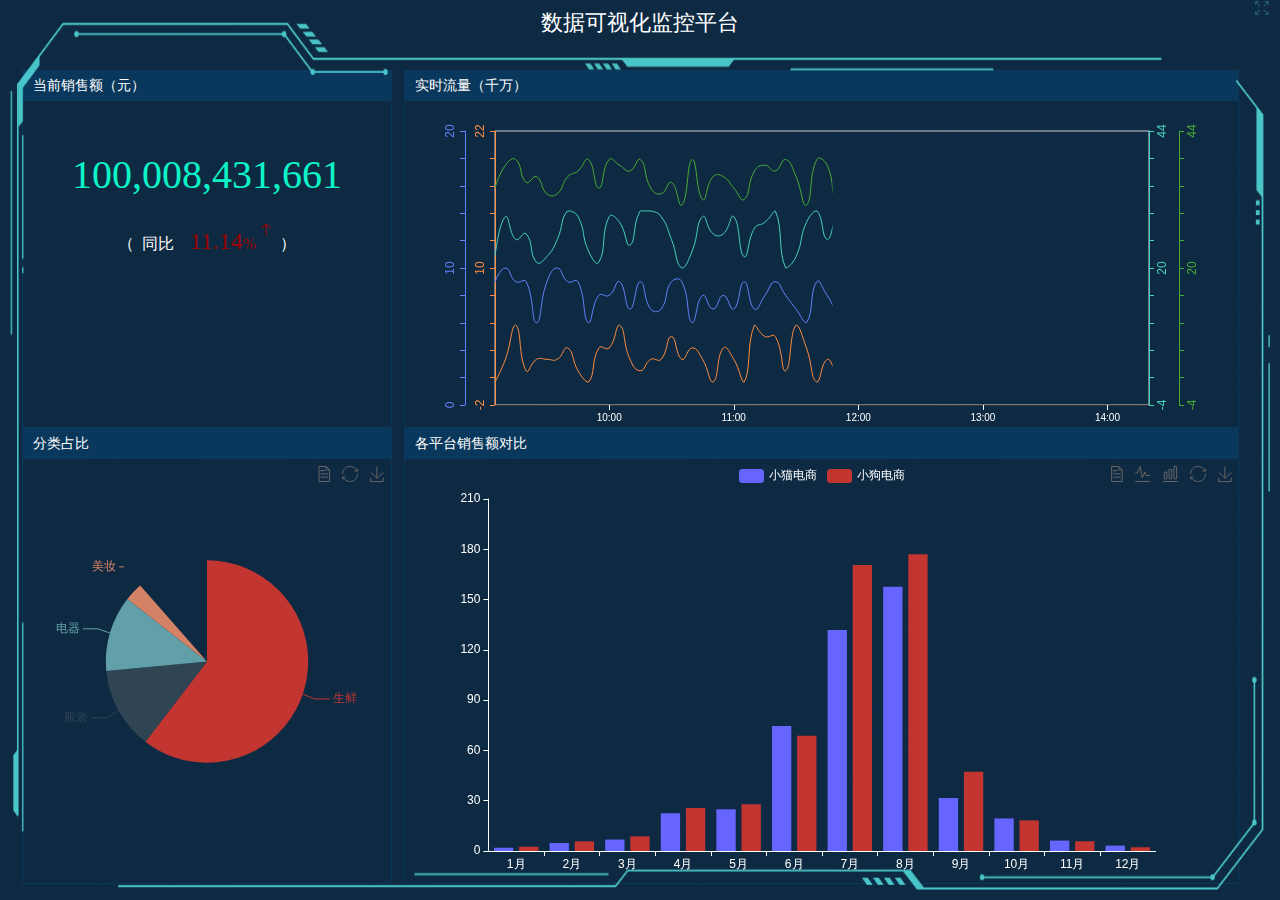
<file: index.html>
<!DOCTYPE html>
<html style="overflow-x: hidden; overflow-y: visible">
<head lang="en">
	<meta http-equiv="Content-Type" content="text/html; charset=UTF-8">
	<meta name="renderer" content="webkit">

	<title>数据可视化demo</title>
	
	<style type="text/css">
		
	</style>
	<link rel="stylesheet" type="text/css" href="css/base.css"></link>
	<link rel="stylesheet" type="text/css" href="css/font_1093828_mm5h4qcx5f.css" media="all" />
	
	<script src="js/jquery.min.js"></script>
	<script src="js/countUp.min.js"></script>
	<script src="js/echarts.min.js"></script>
	<script src="js/fullscreen.js"></script>
	<script src="js/utils.main.js"></script>
	<script src="js/curve.utils.js"></script>
	
</head>

<body>

	<div class="absolute bg_left">
		<div class="bg_left_bg"></div>
	</div>

	<div class="absolute bg_right" style="">
		<div class="bg_right_bg" style=""></div>
	</div>
	
	<div class="pageTitle">
		数据可视化监控平台
	</div>
	
	<div class="tool" id="fullscreen">
		<a href="javascript:;" style="color: rgba(73, 175, 198, 0.47);text-decoration: none;">
			<i class="iconfont icon-quanping"></i><cite style="display:none;">全屏</cite>
		</a>
	</div>
	
	<div class="content">
		<div class="leftDiv">
			<div class="curr_amount_div">
				<div class="title">当前销售额（元）</div>
				<div id="money">200000000000</div>
				<div id="rateDiv" style="text-align:center;">
					（&nbsp;&nbsp;同比&nbsp;&nbsp;&nbsp;
					<span style="color: #9c0404;">
						<span id="rate" style="font-size:24px;color: #9c0404;">11.11</span>%
						<i class="iconfont icon-zengchang" style="font-size: 12px;bottom: 15px;position: relative;"></i>
					</span>
					&nbsp;）
					
				</div>
				
			</div>
			<div class="pie_div">
				<div class="title">分类占比</div>
				<div id="pieChart" style="width:100%;"></div>
			</div>
		</div>

		<div class="rightDiv">
			<div class="line_div">
				<div id="lineDiv1" style="display:none;">
					<div class="title" onclick="changeLineChart()">历年销售额（亿元）</div>
					<div class="lineChart" id="lineChart" style="width:100%;"></div>
				</div>
				<div id="lineDiv2">
					<div class="title" onclick="changeLineChart()">实时流量（千万）</div>
					<div class="lineChart" id="lineChart2" style="width:100%;"></div>
				</div>
			</div>
			<div class="bar_div">
				<div class="title">各平台销售额对比</div>
				<div id="barChart" style="width:100%;"></div>
			</div>
		</div>
	</div>

</body>

<script type="text/javascript">
var lineChart, barChart, pieChart;

$(function(){
	f_resize();
	
	//当前销售额 【容器、起始值、结束值、小数位、用时秒数】
	new CountUp('money', 100000000000, 250000000000, 0, 86400, {
		useEasing: true,
		useGrouping: true
	}).start();
	
	new CountUp('rate', 11.11, 33.33, 2, 3600, {
		useEasing: true,
		useGrouping: true
	}).start();
	
	setTimeout(function(){
		f_initLineChart();
		f_initCurveData("lineChart2");
		
		f_initBarChart();
		f_initPieChart();
	},100);
	
	window.onresize=function(){  
		f_resize();
		myChart.resize();
		lineChart.resize();
		barChart.resize();
		pieChart.resize();
	}
});

//计算各模块高度
function f_resize(){
	var winHeight=$(window).height();
	$("body").css("height", winHeight);
	
	var currAmountHeight = $(".curr_amount_div").height();
	$(".content").css("height", winHeight-90);
	$("#pieChart").css("height", $(".pie_div").height()-32);

	$("#lineChart").css("height", $(".line_div").height()-32);
	$("#lineChart2").css("height", $(".line_div").height()-32);
	$("#barChart").css("height", $(".bar_div").height()-32);
}

function changeLineChart(){
	$('#lineDiv1').toggle();
	$('#lineDiv2').toggle();
	myChart.resize();
	lineChart.resize();
}

//折线图
function f_initLineChart(){
	lineChart = echarts.init(document.getElementById("lineChart"));

	var lineOption = {
		title:{
			text:'历年销售额',
			show:false
		},
		grid:{
			top : 30,
			bottom : 30,
		},
		toolbox: {
			show : true,
			feature : {
				dataView : {show: true, readOnly: false},
				magicType : {show: true, type: ['line', 'bar']},
				restore : {show: true},
				saveAsImage : {show: true}
			}
		},
		xAxis: {
			type: 'category',
			data: ['2013', '2014', '2015', '2016', '2017', '2018', '2019'],
			name:'年份',
			axisLabel:{
				color:'#fff'
			},
			axisLine:{
				lineStyle:{
					color:'#fff'
				}
			}
		},
		yAxis: {
			type: 'value',
			name:'销售额',
			axisLabel:{
				color:'#fff'
			},
			axisLine:{
				lineStyle:{
					color:'#fff'
				}
			},
			splitLine:{
				show:false
			}
		},
		series: [{
			data: [820, 932, 901, 934, 1290, 1330, 1320],
			type: 'line',
			lineStyle :{
				color : '#6666ff'
			},
			label : {
				show: true,
				color: '#0df3c8'
			},
		}]
	};
	lineChart.setOption(lineOption);
}

//柱状图
function f_initBarChart(){
	barChart = echarts.init(document.getElementById("barChart"));
	var barOption = {
		title : {
			text: '数据对比',
			show:false,
		},
		tooltip : {
			trigger: 'axis'
		},
		legend: {
			data:['小猫电商','小狗电商'],
			textStyle:{
				color : '#fff'
			},
			top:5
		},
		grid:{
			top : 40,
			bottom : 30,
		},
		toolbox: {
			show : true,
			feature : {
				dataView : {show: true, readOnly: false},
				magicType : {show: true, type: ['line', 'bar']},
				restore : {show: true},
				saveAsImage : {show: true}
			}
		},
		calculable : true,
		xAxis : [
			{
				type : 'category',
				data : ['1月','2月','3月','4月','5月','6月','7月','8月','9月','10月','11月','12月'],
				axisLabel:{
					color:'#fff'
				},
				axisLine:{
					lineStyle:{
						color:'#fff'
					}
				}
			}
		],
		yAxis : [
			{
				type : 'value',
				axisLabel:{
					color:'#fff'
				},
				axisLine:{
					lineStyle:{
						color:'#fff'
					}
				},
				splitLine:{
					show:false
				}
			}
		],
		series : [
			{
				name:'小猫电商',
				type:'bar',
				data:[2.0, 4.9, 7.0, 23.2, 25.6, 76.7, 135.6, 162.2, 32.6, 20.0, 6.4, 3.3],
				itemStyle : {
					color : '#6666ff'
				}
			},
			{
				name:'小狗电商',
				type:'bar',
				data:[2.6, 5.9, 9.0, 26.4, 28.7, 70.7, 175.6, 182.2, 48.7, 18.8, 6.0, 2.3],
			}
		]
	};
	barChart.setOption(barOption);
}

//饼图
function f_initPieChart(){
	pieChart = echarts.init(document.getElementById("pieChart"));
	var pieOption = {
		grid:{
			top : -10
		},
		tooltip : {
			trigger: 'item',
			formatter: "{a} <br/>{b} : {c} ({d}%)"
		},
		toolbox: {
			show : true,
			feature : {
				dataView : {show: true, readOnly: false},
				restore : {show: true},
				saveAsImage : {show: true}
			}
		},
		series : [
			{
				name: '分类比例',
				type: 'pie',
				radius : '55%',
				data:[
					{value:1548, name:'生鲜'},
					{value:335, name:'服装'},
					{value:310, name:'电器'},
					{value:234, name:'美妆'},
					{value:135, name:'零食'},
				],
				itemStyle: {
					emphasis: {
						shadowBlur: 10,
						shadowOffsetX: 0,
						shadowColor: 'rgba(0, 0, 0, 0.5)'
					}
				},
				center: ['50%', '48%']
			}
		]
	};
	pieChart.setOption(pieOption);
}
</script>

</html>
</file>
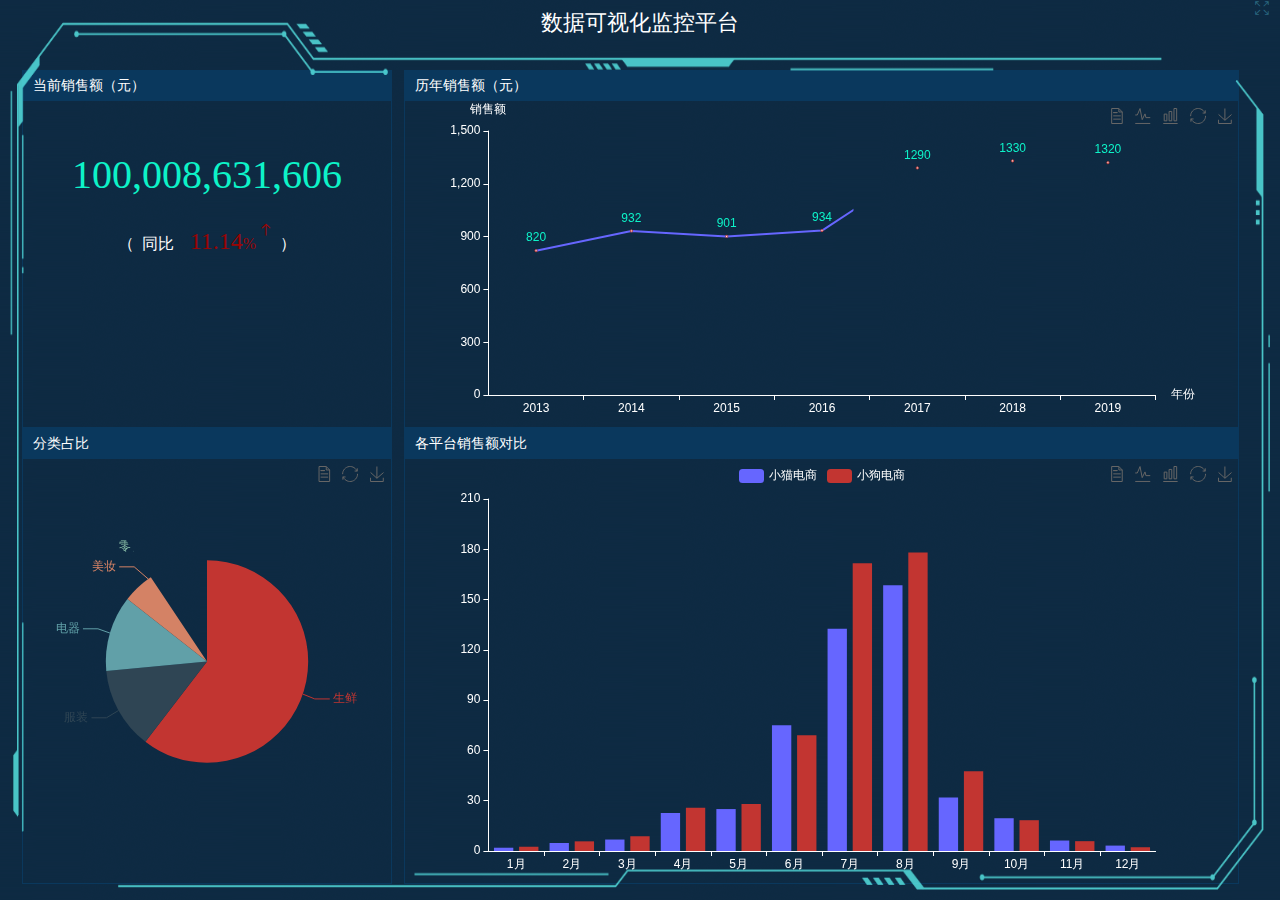
<file: index-simple.html>
<!DOCTYPE html>
<html style="overflow-x: hidden; overflow-y: visible">
<head lang="en">
	<meta http-equiv="Content-Type" content="text/html; charset=UTF-8">
	<meta name="renderer" content="webkit">

	<title>数据可视化demo</title>
	
	<style type="text/css">
		
	</style>
	<link rel="stylesheet" type="text/css" href="css/base.css"></link>
	<link rel="stylesheet" type="text/css" href="css/font_1093828_mm5h4qcx5f.css" media="all" />
	
	<script src="js/jquery.min.js"></script>
	<script src="js/countUp.min.js"></script>
	<script src="js/echarts.min.js"></script>
	<script src="js/fullscreen.js"></script>
	
</head>

<body>

	<div class="absolute bg_left">
		<div class="bg_left_bg"></div>
	</div>

	<div class="absolute bg_right" style="">
		<div class="bg_right_bg" style=""></div>
	</div>
	
	<div class="pageTitle">
		数据可视化监控平台
	</div>
	
	<div class="tool" id="fullscreen">
		<a href="javascript:;" style="color: rgba(73, 175, 198, 0.47);text-decoration: none;">
			<i class="iconfont icon-quanping"></i><cite style="display:none;">全屏</cite>
		</a>
	</div>
	
	<div class="content">
		<div class="leftDiv">
			<div class="curr_amount_div">
				<div class="title">当前销售额（元）</div>
				<div id="money">200000000000</div>
				<div id="rateDiv" style="text-align:center;">
					（&nbsp;&nbsp;同比&nbsp;&nbsp;&nbsp;
					<span style="color: #9c0404;">
						<span id="rate" style="font-size:24px;color: #9c0404;">11.11</span>%
						<i class="iconfont icon-zengchang" style="font-size: 12px;bottom: 15px;position: relative;"></i>
					</span>
					&nbsp;）
					
				</div>
				
			</div>
			<div class="pie_div">
				<div class="title">分类占比</div>
				<div id="pieChart" style="width:100%;"></div>
			</div>
		</div>

		<div class="rightDiv">
			<div class="line_div">
				<div class="title">历年销售额（元）</div>
				<div id="lineChart" style="width:100%;"></div>
			</div>
			<div class="bar_div">
				<div class="title">各平台销售额对比</div>
				<div id="barChart" style="width:100%;"></div>
			</div>
		</div>
	</div>

</body>

<script type="text/javascript">
var lineChart, barChart, pieChart;

$(function(){
	f_resize();
	
	//当前销售额 【容器、起始值、结束值、小数位、用时秒数】
	new CountUp('money', 100000000000, 250000000000, 0, 86400, {
		useEasing: true,
		useGrouping: true
	}).start();
	
	new CountUp('rate', 11.11, 33.33, 2, 3600, {
		useEasing: true,
		useGrouping: true
	}).start();
	
	setTimeout(function(){
		f_initLineChart();
		f_initBarChart();
		f_initPieChart();
	},100);
	
	window.onresize=function(){  
		f_resize();
		lineChart.resize();
		barChart.resize();
		pieChart.resize();
	}
});

//计算各模块高度
function f_resize(){
	var winHeight=$(window).height();
	$("body").css("height", winHeight);
	
	var currAmountHeight = $(".curr_amount_div").height();
	$(".content").css("height", winHeight-90);
	$("#pieChart").css("height", $(".pie_div").height()-32);

	$("#lineChart").css("height", $(".line_div").height()-32);
	$("#barChart").css("height", $(".bar_div").height()-32);
}


//折线图
function f_initLineChart(){
	lineChart = echarts.init(document.getElementById("lineChart"));

	var lineOption = {
		title:{
			text:'历年销售额',
			show:false
		},
		grid:{
			top : 30,
			bottom : 30,
		},
		toolbox: {
			show : true,
			feature : {
				dataView : {show: true, readOnly: false},
				magicType : {show: true, type: ['line', 'bar']},
				restore : {show: true},
				saveAsImage : {show: true}
			}
		},
		xAxis: {
			type: 'category',
			data: ['2013', '2014', '2015', '2016', '2017', '2018', '2019'],
			name:'年份',
			axisLabel:{
				color:'#fff'
			},
			axisLine:{
				lineStyle:{
					color:'#fff'
				}
			}
		},
		yAxis: {
			type: 'value',
			name:'销售额',
			axisLabel:{
				color:'#fff'
			},
			axisLine:{
				lineStyle:{
					color:'#fff'
				}
			},
			splitLine:{
				show:false
			}
		},
		series: [{
			data: [820, 932, 901, 934, 1290, 1330, 1320],
			type: 'line',
			lineStyle :{
				color : '#6666ff'
			},
			label : {
				show: true,
				color: '#0df3c8'
			},
		}]
	};
	lineChart.setOption(lineOption);
}

//柱状图
function f_initBarChart(){
	barChart = echarts.init(document.getElementById("barChart"));
	var barOption = {
		title : {
			text: '数据对比',
			show:false,
		},
		tooltip : {
			trigger: 'axis'
		},
		legend: {
			data:['小猫电商','小狗电商'],
			textStyle:{
				color : '#fff'
			},
			top:5
		},
		grid:{
			top : 40,
			bottom : 30,
		},
		toolbox: {
			show : true,
			feature : {
				dataView : {show: true, readOnly: false},
				magicType : {show: true, type: ['line', 'bar']},
				restore : {show: true},
				saveAsImage : {show: true}
			}
		},
		calculable : true,
		xAxis : [
			{
				type : 'category',
				data : ['1月','2月','3月','4月','5月','6月','7月','8月','9月','10月','11月','12月'],
				axisLabel:{
					color:'#fff'
				},
				axisLine:{
					lineStyle:{
						color:'#fff'
					}
				}
			}
		],
		yAxis : [
			{
				type : 'value',
				axisLabel:{
					color:'#fff'
				},
				axisLine:{
					lineStyle:{
						color:'#fff'
					}
				},
				splitLine:{
					show:false
				}
			}
		],
		series : [
			{
				name:'小猫电商',
				type:'bar',
				data:[2.0, 4.9, 7.0, 23.2, 25.6, 76.7, 135.6, 162.2, 32.6, 20.0, 6.4, 3.3],
				itemStyle : {
					color : '#6666ff'
				}
			},
			{
				name:'小狗电商',
				type:'bar',
				data:[2.6, 5.9, 9.0, 26.4, 28.7, 70.7, 175.6, 182.2, 48.7, 18.8, 6.0, 2.3],
			}
		]
	};
	barChart.setOption(barOption);
}

//饼图
function f_initPieChart(){
	pieChart = echarts.init(document.getElementById("pieChart"));
	var pieOption = {
		grid:{
			top : -10
		},
		tooltip : {
			trigger: 'item',
			formatter: "{a} <br/>{b} : {c} ({d}%)"
		},
		toolbox: {
			show : true,
			feature : {
				dataView : {show: true, readOnly: false},
				restore : {show: true},
				saveAsImage : {show: true}
			}
		},
		series : [
			{
				name: '分类比例',
				type: 'pie',
				radius : '55%',
				data:[
					{value:1548, name:'生鲜'},
					{value:335, name:'服装'},
					{value:310, name:'电器'},
					{value:234, name:'美妆'},
					{value:135, name:'零食'},
				],
				itemStyle: {
					emphasis: {
						shadowBlur: 10,
						shadowOffsetX: 0,
						shadowColor: 'rgba(0, 0, 0, 0.5)'
					}
				},
				center: ['50%', '48%']
			}
		]
	};
	pieChart.setOption(pieOption);
}
</script>

</html>
</file>
<file: css/base.css>
body{
	width: 100%;
	height: 100%;
	color: #fff;
	margin:0;
	background-image: url(../images/bg.png)
}
.absolute{
	position: absolute !important;margin: 0 !important;
}
.bg_left{
	width: 90%;height: 90%;z-index: 0;transform: rotate(0deg);opacity: 1;pointer-events: none;left: 10px;top: 22px;
}
.bg_left_bg{
	width: 100%;
	height: 100%;
	background-image: url(../images/left.png);background-repeat: no-repeat;background-size: 100% 100%;
}
.bg_right{
	width: 90%; height: 90%; z-index: 0; transform: rotate(0deg); opacity: 1; pointer-events: none; right: 10px; bottom:10px;
}
.bg_right_bg{
	width: 100%;
	height: 100%;
	background-image: url(../images/right.png);background-repeat: no-repeat;background-size: 100% 100%;
}

.curr_amount_div{
	width: 100%;
	height: 44%;
	border: 1px solid #0a385d;
}

.title{
	background-color: #0a385d; 
	padding-left: 10px;
	font-size: 14px;
	line-height: 30px;
}

.curr_amount_div #money{
	font-size: 40px;
	text-align: center;
	margin-top: 50px;
	color:#0df3c8;
}
.curr_amount_div #rateDiv{
	text-align: center;
	margin-top: 30px;
}

.line_div{
	width: 100%;
	height: 44%;
	border: 1px solid #0a385d;
}

.pie_div{
	width: 100%;
	height: 56%;
	border: 1px solid #0a385d;
}

.bar_div{
	width: 100%;
	height: 56%;
	border: 1px solid #0a385d;
}

.pageTitle{
	line-height: 46px;
	font-size: 22px;
	text-align: center;
}
.tool{
	float: right;
    margin-top: -46px;
    margin-right: 10px;
}

.content{
	margin: 24px 32px 0px 22px;
}
.content .leftDiv{
	display:inline-block;
	width: 30%;
	height:100%;
	vertical-align: top;
}
.content .rightDiv{
	display:inline-block;
	width: 68%;
	height:100%;
	vertical-align: top;
	margin-left:10px;
}
</file>
<file: css/font_1093828_mm5h4qcx5f.css>
@font-face {font-family: "iconfont";
  src: url('//at.alicdn.com/t/font_1093828_mm5h4qcx5f.eot?t=1570526792667'); /* IE9 */
  src: url('//at.alicdn.com/t/font_1093828_mm5h4qcx5f.eot?t=1570526792667#iefix') format('embedded-opentype'), /* IE6-IE8 */
  url('[data-uri]') format('woff2'),
  url('//at.alicdn.com/t/font_1093828_mm5h4qcx5f.woff?t=1570526792667') format('woff'),
  url('//at.alicdn.com/t/font_1093828_mm5h4qcx5f.ttf?t=1570526792667') format('truetype'), /* chrome, firefox, opera, Safari, Android, iOS 4.2+ */
  url('//at.alicdn.com/t/font_1093828_mm5h4qcx5f.svg?t=1570526792667#iconfont') format('svg'); /* iOS 4.1- */
}

.iconfont {
  font-family: "iconfont" !important;
  font-size: 16px;
  font-style: normal;
  -webkit-font-smoothing: antialiased;
  -moz-osx-font-smoothing: grayscale;
}

.icon-guanbi:before {
  content: "\e725";
}

.icon-jiahao:before {
  content: "\e726";
}

.icon-tishi:before {
  content: "\e72b";
}

.icon-wenhao:before {
  content: "\e72d";
}

.icon-yuanxingxuanzhong:before {
  content: "\e731";
}

.icon-biaoxingfill:before {
  content: "\e732";
}

.icon-biaoxing:before {
  content: "\e733";
}

.icon-dianpu:before {
  content: "\e736";
}

.icon-dingdan:before {
  content: "\e737";
}

.icon-fankui:before {
  content: "\e738";
}

.icon-fenxiang:before {
  content: "\e739";
}

.icon-gengduo:before {
  content: "\e73a";
}

.icon-gouwuche:before {
  content: "\e73d";
}

.icon-kefu:before {
  content: "\e741";
}

.icon-liuyan:before {
  content: "\e744";
}

.icon-pengyou:before {
  content: "\e746";
}

.icon-saoma:before {
  content: "\e749";
}

.icon-shaixuan:before {
  content: "\e74a";
}

.icon-shanchu:before {
  content: "\e74b";
}

.icon-shezhi:before {
  content: "\e74c";
}

.icon-shenfen:before {
  content: "\e74d";
}

.icon-shizhong:before {
  content: "\e74f";
}

.icon-shouye:before {
  content: "\e751";
}

.icon-sousuo:before {
  content: "\e752";
}

.icon-tongzhi:before {
  content: "\e759";
}

.icon-tuikuan:before {
  content: "\e75a";
}

.icon-wode:before {
  content: "\e75e";
}

.icon-xihuanfill:before {
  content: "\e760";
}

.icon-xihuan:before {
  content: "\e761";
}

.icon-zuobiaofill:before {
  content: "\e768";
}

.icon-zuobiao:before {
  content: "\e769";
}

.icon-xiangshang3:before {
  content: "\e76f";
}

.icon-shuaxin:before {
  content: "\e782";
}

.icon-hongbao:before {
  content: "\e784";
}

.icon-zengsong:before {
  content: "\e78c";
}

.icon-leimu:before {
  content: "\e78e";
}

.icon-bangzhuzhongxin:before {
  content: "\e78f";
}

.icon-caidan:before {
  content: "\e790";
}

.icon-zantongfill:before {
  content: "\e793";
}

.icon-zantong:before {
  content: "\e794";
}

.icon-shengyin:before {
  content: "\e64c";
}

.icon-caidan1:before {
  content: "\e608";
}

.icon-dianhua:before {
  content: "\e797";
}

.icon-tuichu:before {
  content: "\e652";
}

.icon-zengchang:before {
  content: "\e692";
}

.icon-quanping:before {
  content: "\e743";
}

.icon-zhuti:before {
  content: "\e65e";
}

.icon-jinzhi:before {
  content: "\e650";
}

.icon-suoding:before {
  content: "\e637";
}

.icon-bianji:before {
  content: "\e60d";
}

.icon-zhaopinwangzhan:before {
  content: "\e6dc";
}

.icon-tuichuquanping:before {
  content: "\e641";
}
</file>
